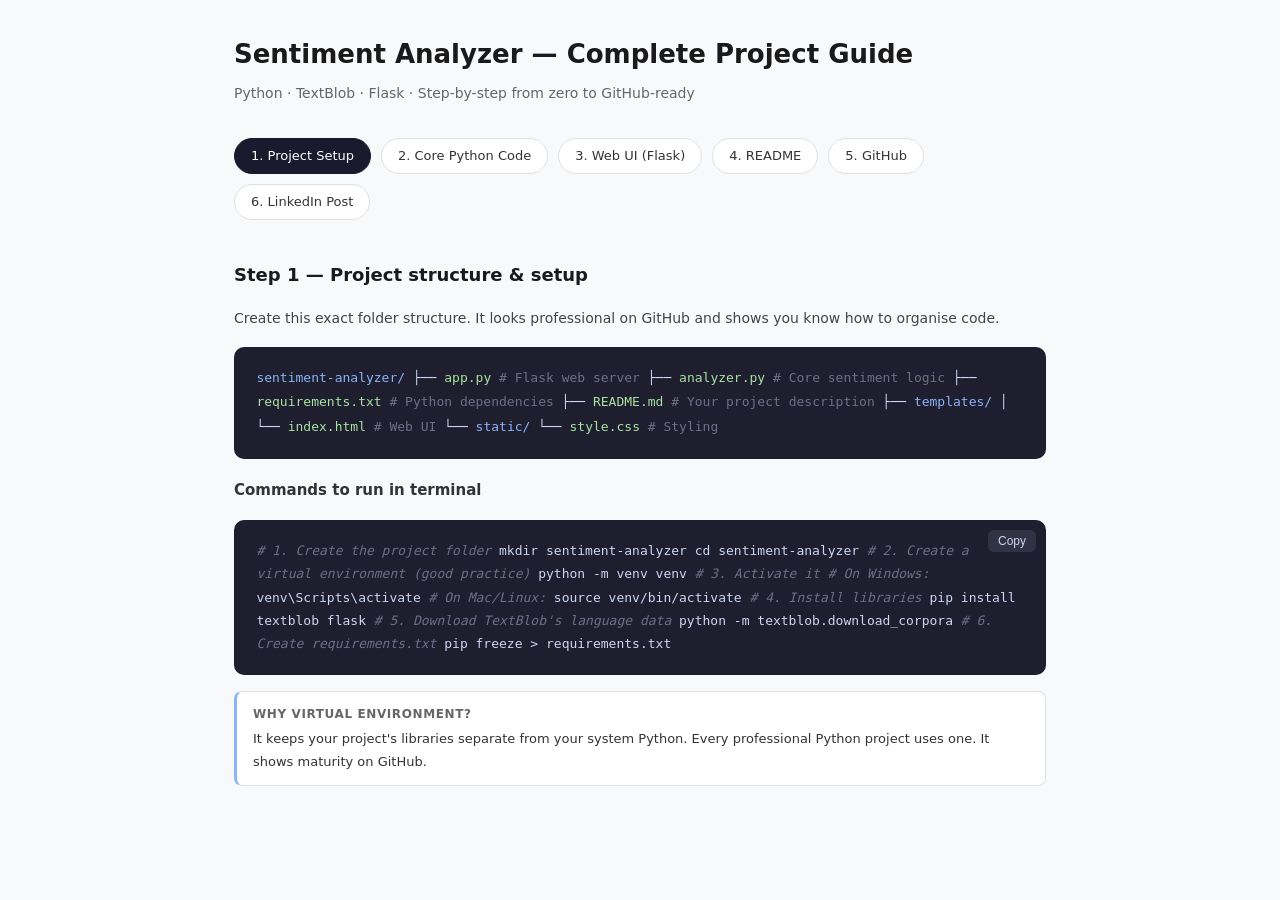
<file: sentiment-analyzer-guide.html>
<!DOCTYPE html>
<html lang="en">
<head>
<meta charset="UTF-8">
<meta name="viewport" content="width=device-width, initial-scale=1.0">
<title>Sentiment Analyzer – Complete Project Guide</title>
<style>
  * { box-sizing: border-box; margin: 0; padding: 0; }
  body { font-family: system-ui, sans-serif; background: #f8f9fa; color: #1a1a1a; line-height: 1.7; }
  .container { max-width: 860px; margin: 0 auto; padding: 2rem 1.5rem 4rem; }
  h1 { font-size: 26px; font-weight: 600; margin-bottom: 6px; }
  h2 { font-size: 18px; font-weight: 600; margin: 2.5rem 0 1rem; color: #1a1a1a; }
  h3 { font-size: 15px; font-weight: 600; margin: 1.2rem 0 6px; color: #333; }
  p { font-size: 14px; color: #444; margin-bottom: 8px; }
  .subtitle { font-size: 14px; color: #666; margin-bottom: 2rem; }

  .steps-row { display: flex; gap: 10px; margin: 1rem 0 2rem; flex-wrap: wrap; }
  .step-pill { background: #fff; border: 1px solid #e0e0e0; border-radius: 99px; padding: 6px 16px; font-size: 13px; color: #333; font-weight: 500; cursor: pointer; transition: all .15s; }
  .step-pill.active { background: #1a1a2e; color: #fff; border-color: #1a1a2e; }
  .step-pill:hover:not(.active) { background: #f0f0f0; }

  .section { display: none; }
  .section.visible { display: block; }

  .file-tree { background: #1e1e2e; border-radius: 10px; padding: 1.2rem 1.4rem; font-family: monospace; font-size: 13px; color: #cdd6f4; line-height: 1.9; margin: 1rem 0; }
  .file-tree .folder { color: #89b4fa; }
  .file-tree .file { color: #a6e3a1; }
  .file-tree .comment { color: #6c7086; }

  .code-block { position: relative; background: #1e1e2e; border-radius: 10px; padding: 1.2rem 1.4rem; font-family: monospace; font-size: 13px; color: #cdd6f4; line-height: 1.8; margin: 1rem 0; overflow-x: auto; }
  .copy-btn { position: absolute; top: 10px; right: 10px; background: #313244; border: none; color: #cdd6f4; border-radius: 6px; padding: 4px 10px; font-size: 12px; cursor: pointer; }
  .copy-btn:hover { background: #45475a; }
  .copy-btn.copied { background: #a6e3a1; color: #1e1e2e; }

  .kw { color: #cba6f7; }
  .fn { color: #89b4fa; }
  .str { color: #a6e3a1; }
  .cm { color: #6c7086; font-style: italic; }
  .num { color: #fab387; }
  .imp { color: #f38ba8; }

  .tip-card { background: #fff; border: 1px solid #e0e0e0; border-left: 3px solid #89b4fa; border-radius: 8px; padding: 12px 16px; margin: 1rem 0; font-size: 13px; color: #333; }
  .tip-card.green { border-left-color: #a6e3a1; }
  .tip-card.amber { border-left-color: #f9e2af; }
  .tip-label { font-weight: 600; font-size: 12px; text-transform: uppercase; letter-spacing: .05em; margin-bottom: 4px; color: #666; }

  .readme-box { background: #fff; border: 1px solid #e0e0e0; border-radius: 10px; padding: 1.5rem; font-family: monospace; font-size: 12.5px; line-height: 1.8; color: #333; margin: 1rem 0; white-space: pre-wrap; }

  .tag { display: inline-block; background: #eef2ff; color: #3730a3; border-radius: 99px; padding: 2px 10px; font-size: 11px; font-weight: 500; margin: 2px; }
  .tag.green { background: #f0fdf4; color: #166534; }
  .tag.orange { background: #fff7ed; color: #9a3412; }

  .check-list { list-style: none; padding: 0; margin: .5rem 0 1.5rem; }
  .check-list li { font-size: 13px; color: #444; padding: 5px 0 5px 28px; position: relative; border-bottom: 1px solid #f3f3f3; }
  .check-list li::before { content: "✓"; position: absolute; left: 4px; color: #22c55e; font-weight: 700; }

  .linkedin-box { background: #f0f7ff; border: 1px solid #bfdbfe; border-radius: 10px; padding: 1.2rem 1.4rem; font-size: 13.5px; line-height: 1.8; color: #1e3a5f; white-space: pre-wrap; margin: 1rem 0; }

  .badge-row { display: flex; gap: 6px; flex-wrap: wrap; margin: .5rem 0 1rem; }
  .badge-img { background: #e5e7eb; border-radius: 4px; padding: 3px 8px; font-size: 11px; font-weight: 500; color: #374151; }

  table { width: 100%; border-collapse: collapse; font-size: 13px; margin: 1rem 0; }
  th { background: #f3f4f6; padding: 8px 12px; text-align: left; font-weight: 600; font-size: 12px; color: #555; border: 1px solid #e5e7eb; }
  td { padding: 8px 12px; border: 1px solid #e5e7eb; color: #333; }
  tr:nth-child(even) td { background: #fafafa; }
</style>
</head>
<body>
<div class="container">

  <h1>Sentiment Analyzer — Complete Project Guide</h1>
  <p class="subtitle">Python · TextBlob · Flask · Step-by-step from zero to GitHub-ready</p>

  <div class="steps-row">
    <div class="step-pill active" onclick="show('setup')">1. Project Setup</div>
    <div class="step-pill" onclick="show('core')">2. Core Python Code</div>
    <div class="step-pill" onclick="show('web')">3. Web UI (Flask)</div>
    <div class="step-pill" onclick="show('readme')">4. README</div>
    <div class="step-pill" onclick="show('github')">5. GitHub</div>
    <div class="step-pill" onclick="show('linkedin')">6. LinkedIn Post</div>
  </div>

  <!-- STEP 1: SETUP -->
  <div class="section visible" id="setup">
    <h2>Step 1 — Project structure & setup</h2>
    <p>Create this exact folder structure. It looks professional on GitHub and shows you know how to organise code.</p>

    <div class="file-tree">
<span class="folder">sentiment-analyzer/</span>
├── <span class="file">app.py</span>              <span class="comment"># Flask web server</span>
├── <span class="file">analyzer.py</span>         <span class="comment"># Core sentiment logic</span>
├── <span class="file">requirements.txt</span>    <span class="comment"># Python dependencies</span>
├── <span class="file">README.md</span>           <span class="comment"># Your project description</span>
├── <span class="folder">templates/</span>
│   └── <span class="file">index.html</span>      <span class="comment"># Web UI</span>
└── <span class="folder">static/</span>
    └── <span class="file">style.css</span>       <span class="comment"># Styling</span>
    </div>

    <h3>Commands to run in terminal</h3>
    <div class="code-block">
      <button class="copy-btn" onclick="copyCode(this)">Copy</button>
<span class="cm"># 1. Create the project folder</span>
mkdir sentiment-analyzer
cd sentiment-analyzer

<span class="cm"># 2. Create a virtual environment (good practice)</span>
python -m venv venv

<span class="cm"># 3. Activate it</span>
<span class="cm"># On Windows:</span>
venv\Scripts\activate
<span class="cm"># On Mac/Linux:</span>
source venv/bin/activate

<span class="cm"># 4. Install libraries</span>
pip install textblob flask

<span class="cm"># 5. Download TextBlob's language data</span>
python -m textblob.download_corpora

<span class="cm"># 6. Create requirements.txt</span>
pip freeze > requirements.txt</div>

    <div class="tip-card">
      <div class="tip-label">Why virtual environment?</div>
      It keeps your project's libraries separate from your system Python. Every professional Python project uses one. It shows maturity on GitHub.
    </div>
  </div>

  <!-- STEP 2: CORE CODE -->
  <div class="section" id="core">
    <h2>Step 2 — Core Python logic (analyzer.py)</h2>
    <p>This is the brain of your project. Create a file called <code>analyzer.py</code> and paste this exact code.</p>

    <div class="code-block">
      <button class="copy-btn" onclick="copyCode(this)">Copy</button>
<span class="kw">from</span> textblob <span class="kw">import</span> TextBlob


<span class="kw">def</span> <span class="fn">analyze_sentiment</span>(text: <span class="fn">str</span>) -> <span class="fn">dict</span>:
    <span class="str">"""
    Analyze the sentiment of a given text.

    Returns a dictionary with:
    - label: 'Positive', 'Negative', or 'Neutral'
    - polarity: float from -1.0 (most negative) to 1.0 (most positive)
    - subjectivity: float from 0.0 (objective) to 1.0 (subjective)
    - emoji: visual indicator
    """</span>
    <span class="kw">if not</span> text <span class="kw">or not</span> text.strip():
        <span class="kw">raise</span> <span class="fn">ValueError</span>(<span class="str">"Input text cannot be empty."</span>)

    blob = TextBlob(text)
    polarity = blob.sentiment.polarity
    subjectivity = blob.sentiment.subjectivity

    <span class="kw">if</span> polarity > <span class="num">0.1</span>:
        label = <span class="str">"Positive"</span>
        emoji = <span class="str">"😊"</span>
    <span class="kw">elif</span> polarity < -<span class="num">0.1</span>:
        label = <span class="str">"Negative"</span>
        emoji = <span class="str">"😞"</span>
    <span class="kw">else</span>:
        label = <span class="str">"Neutral"</span>
        emoji = <span class="str">"😐"</span>

    <span class="kw">return</span> {
        <span class="str">"label"</span>: label,
        <span class="str">"polarity"</span>: <span class="fn">round</span>(polarity, <span class="num">3</span>),
        <span class="str">"subjectivity"</span>: <span class="fn">round</span>(subjectivity, <span class="num">3</span>),
        <span class="str">"emoji"</span>: emoji,
        <span class="str">"text"</span>: text,
    }


<span class="kw">if</span> __name__ == <span class="str">"__main__"</span>:
    <span class="cm"># Quick CLI test — run: python analyzer.py</span>
    test_sentences = [
        <span class="str">"I absolutely love this product! It's amazing."</span>,
        <span class="str">"This is the worst experience I have ever had."</span>,
        <span class="str">"The package arrived on Tuesday."</span>,
    ]
    <span class="kw">for</span> sentence <span class="kw">in</span> test_sentences:
        result = <span class="fn">analyze_sentiment</span>(sentence)
        <span class="fn">print</span>(<span class="str">f"{result['emoji']} {result['label']:9} | Polarity: {result['polarity']:+.3f} | {sentence[:50]}"</span>)</div>

    <div class="tip-card green">
      <div class="tip-label">Test it now</div>
      Run <code>python analyzer.py</code> in your terminal. You should see three lines with emoji labels. If it works, your core logic is ready.
    </div>

    <h3>What the numbers mean</h3>
    <table>
      <tr><th>Value</th><th>Range</th><th>Meaning</th></tr>
      <tr><td>Polarity</td><td>-1.0 to +1.0</td><td>Negative → Neutral → Positive sentiment</td></tr>
      <tr><td>Subjectivity</td><td>0.0 to 1.0</td><td>0 = factual/objective, 1 = very opinionated</td></tr>
    </table>
  </div>

  <!-- STEP 3: WEB UI -->
  <div class="section" id="web">
    <h2>Step 3 — Flask web UI (app.py + templates)</h2>
    <p>This turns your Python script into a website. Create <code>app.py</code>:</p>

    <div class="code-block">
      <button class="copy-btn" onclick="copyCode(this)">Copy</button>
<span class="kw">from</span> flask <span class="kw">import</span> Flask, render_template, request, jsonify
<span class="kw">from</span> analyzer <span class="kw">import</span> analyze_sentiment

app = <span class="fn">Flask</span>(__name__)


<span class="fn">@app.route</span>(<span class="str">"/"</span>)
<span class="kw">def</span> <span class="fn">index</span>():
    <span class="kw">return</span> <span class="fn">render_template</span>(<span class="str">"index.html"</span>)


<span class="fn">@app.route</span>(<span class="str">"/analyze"</span>, methods=[<span class="str">"POST"</span>])
<span class="kw">def</span> <span class="fn">analyze</span>():
    data = request.get_json()
    text = data.get(<span class="str">"text"</span>, <span class="str">""</span>)
    <span class="kw">try</span>:
        result = <span class="fn">analyze_sentiment</span>(text)
        <span class="kw">return</span> <span class="fn">jsonify</span>(result)
    <span class="kw">except</span> ValueError <span class="kw">as</span> e:
        <span class="kw">return</span> <span class="fn">jsonify</span>({<span class="str">"error"</span>: <span class="fn">str</span>(e)}), <span class="num">400</span>


<span class="kw">if</span> __name__ == <span class="str">"__main__"</span>:
    app.run(debug=<span class="kw">True</span>)</div>

    <p style="margin-top:1.2rem">Now create <code>templates/index.html</code>:</p>

    <div class="code-block">
      <button class="copy-btn" onclick="copyCode(this)">Copy</button>
&lt;!DOCTYPE html&gt;
&lt;html lang="en"&gt;
&lt;head&gt;
  &lt;meta charset="UTF-8"&gt;
  &lt;meta name="viewport" content="width=device-width, initial-scale=1.0"&gt;
  &lt;title&gt;Sentiment Analyzer&lt;/title&gt;
  &lt;style&gt;
    * { box-sizing: border-box; margin: 0; padding: 0; }
    body { font-family: system-ui, sans-serif; background: #f0f4ff;
           display: flex; align-items: center; justify-content: center;
           min-height: 100vh; padding: 1rem; }
    .card { background: white; border-radius: 16px; padding: 2rem;
            width: 100%; max-width: 520px; box-shadow: 0 4px 24px rgba(0,0,0,.08); }
    h1 { font-size: 22px; margin-bottom: 6px; }
    p.sub { font-size: 13px; color: #888; margin-bottom: 1.5rem; }
    textarea { width: 100%; border: 1.5px solid #e0e0e0; border-radius: 10px;
               padding: 12px; font-size: 14px; resize: vertical; min-height: 110px;
               font-family: inherit; outline: none; transition: border .2s; }
    textarea:focus { border-color: #6366f1; }
    button { margin-top: 10px; width: 100%; background: #6366f1; color: white;
             border: none; border-radius: 10px; padding: 12px;
             font-size: 15px; font-weight: 600; cursor: pointer; transition: .2s; }
    button:hover { background: #4f46e5; }
    button:disabled { background: #c7c7c7; cursor: not-allowed; }
    #result { margin-top: 1.5rem; display: none; }
    .result-badge { font-size: 42px; text-align: center; margin-bottom: 8px; }
    .result-label { text-align: center; font-size: 22px; font-weight: 700; margin-bottom: 1rem; }
    .result-label.Positive { color: #22c55e; }
    .result-label.Negative { color: #ef4444; }
    .result-label.Neutral  { color: #f59e0b; }
    .metrics { display: grid; grid-template-columns: 1fr 1fr; gap: 10px; }
    .metric { background: #f8f9fa; border-radius: 10px; padding: 12px; text-align: center; }
    .metric-val { font-size: 22px; font-weight: 700; }
    .metric-lbl { font-size: 12px; color: #888; margin-top: 2px; }
    .bar-wrap { margin-top: 1rem; }
    .bar-label { display: flex; justify-content: space-between;
                 font-size: 12px; color: #888; margin-bottom: 4px; }
    .bar-track { background: #e5e7eb; border-radius: 99px; height: 8px; }
    .bar-fill { height: 8px; border-radius: 99px; transition: width .5s ease; }
    .error-msg { color: #ef4444; font-size: 13px; margin-top: 10px; }
  &lt;/style&gt;
&lt;/head&gt;
&lt;body&gt;
  &lt;div class="card"&gt;
    &lt;h1&gt;Sentiment Analyzer&lt;/h1&gt;
    &lt;p class="sub"&gt;Powered by Python &amp; TextBlob — detects Positive, Negative, or Neutral tone&lt;/p&gt;
    &lt;textarea id="inputText" placeholder="Type or paste any text here..."&gt;&lt;/textarea&gt;
    &lt;button id="analyzeBtn" onclick="analyze()"&gt;Analyze Sentiment&lt;/button&gt;
    &lt;p id="errorMsg" class="error-msg"&gt;&lt;/p&gt;

    &lt;div id="result"&gt;
      &lt;div class="result-badge" id="emoji"&gt;&lt;/div&gt;
      &lt;div class="result-label" id="label"&gt;&lt;/div&gt;
      &lt;div class="metrics"&gt;
        &lt;div class="metric"&gt;
          &lt;div class="metric-val" id="polarity"&gt;&lt;/div&gt;
          &lt;div class="metric-lbl"&gt;Polarity (-1 to +1)&lt;/div&gt;
        &lt;/div&gt;
        &lt;div class="metric"&gt;
          &lt;div class="metric-val" id="subjectivity"&gt;&lt;/div&gt;
          &lt;div class="metric-lbl"&gt;Subjectivity (0 to 1)&lt;/div&gt;
        &lt;/div&gt;
      &lt;/div&gt;
      &lt;div class="bar-wrap"&gt;
        &lt;div class="bar-label"&gt;&lt;span&gt;Sentiment strength&lt;/span&gt;&lt;span id="barPct"&gt;&lt;/span&gt;&lt;/div&gt;
        &lt;div class="bar-track"&gt;&lt;div class="bar-fill" id="barFill"&gt;&lt;/div&gt;&lt;/div&gt;
      &lt;/div&gt;
    &lt;/div&gt;
  &lt;/div&gt;

  &lt;script&gt;
    async function analyze() {
      const text = document.getElementById("inputText").value;
      const btn = document.getElementById("analyzeBtn");
      const err = document.getElementById("errorMsg");
      err.textContent = "";
      btn.disabled = true;
      btn.textContent = "Analyzing...";

      const res = await fetch("/analyze", {
        method: "POST",
        headers: { "Content-Type": "application/json" },
        body: JSON.stringify({ text })
      });
      const data = await res.json();
      btn.disabled = false;
      btn.textContent = "Analyze Sentiment";

      if (data.error) { err.textContent = data.error; return; }

      document.getElementById("result").style.display = "block";
      document.getElementById("emoji").textContent = data.emoji;
      const lbl = document.getElementById("label");
      lbl.textContent = data.label;
      lbl.className = "result-label " + data.label;
      document.getElementById("polarity").textContent = (data.polarity > 0 ? "+" : "") + data.polarity;
      document.getElementById("subjectivity").textContent = data.subjectivity;

      const pct = Math.round(Math.abs(data.polarity) * 100);
      document.getElementById("barPct").textContent = pct + "%";
      const fill = document.getElementById("barFill");
      const color = data.label === "Positive" ? "#22c55e" : data.label === "Negative" ? "#ef4444" : "#f59e0b";
      fill.style.background = color;
      fill.style.width = pct + "%";
    }
  &lt;/script&gt;
&lt;/body&gt;
&lt;/html&gt;
</file>
